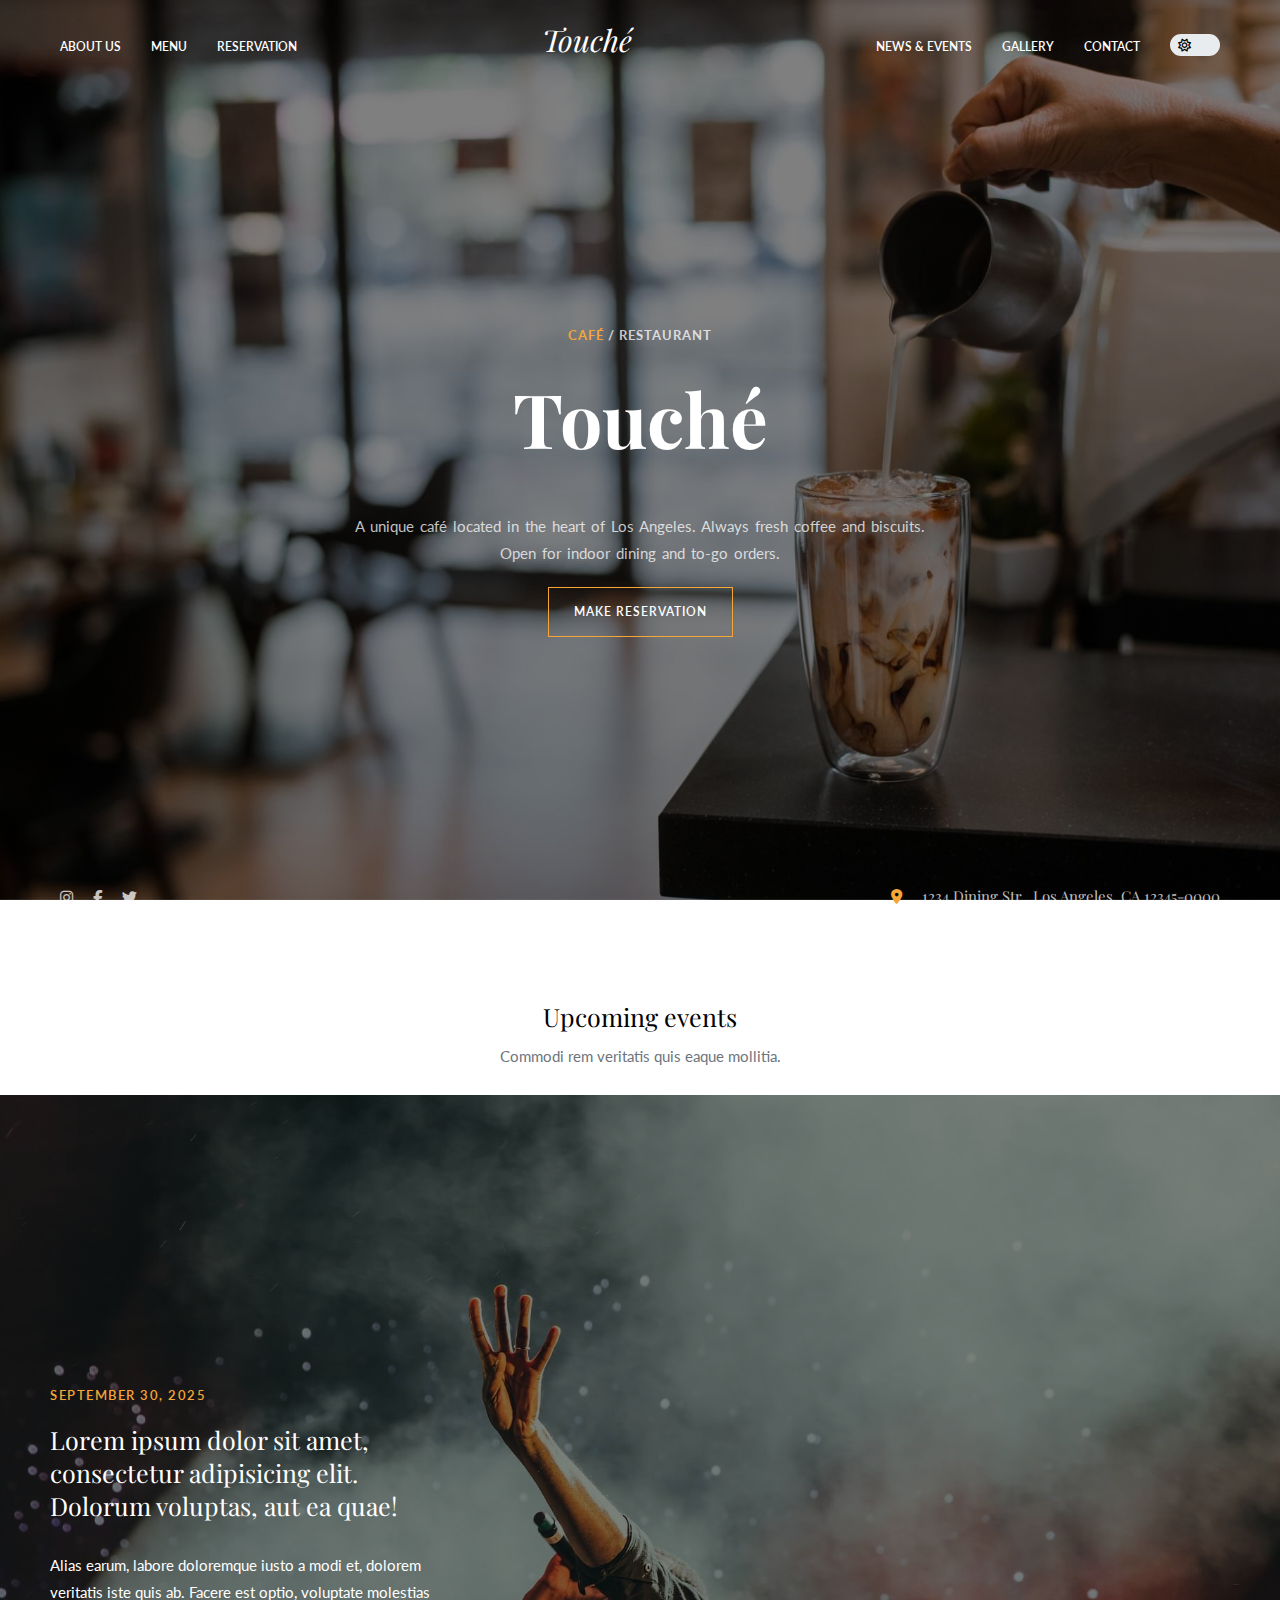
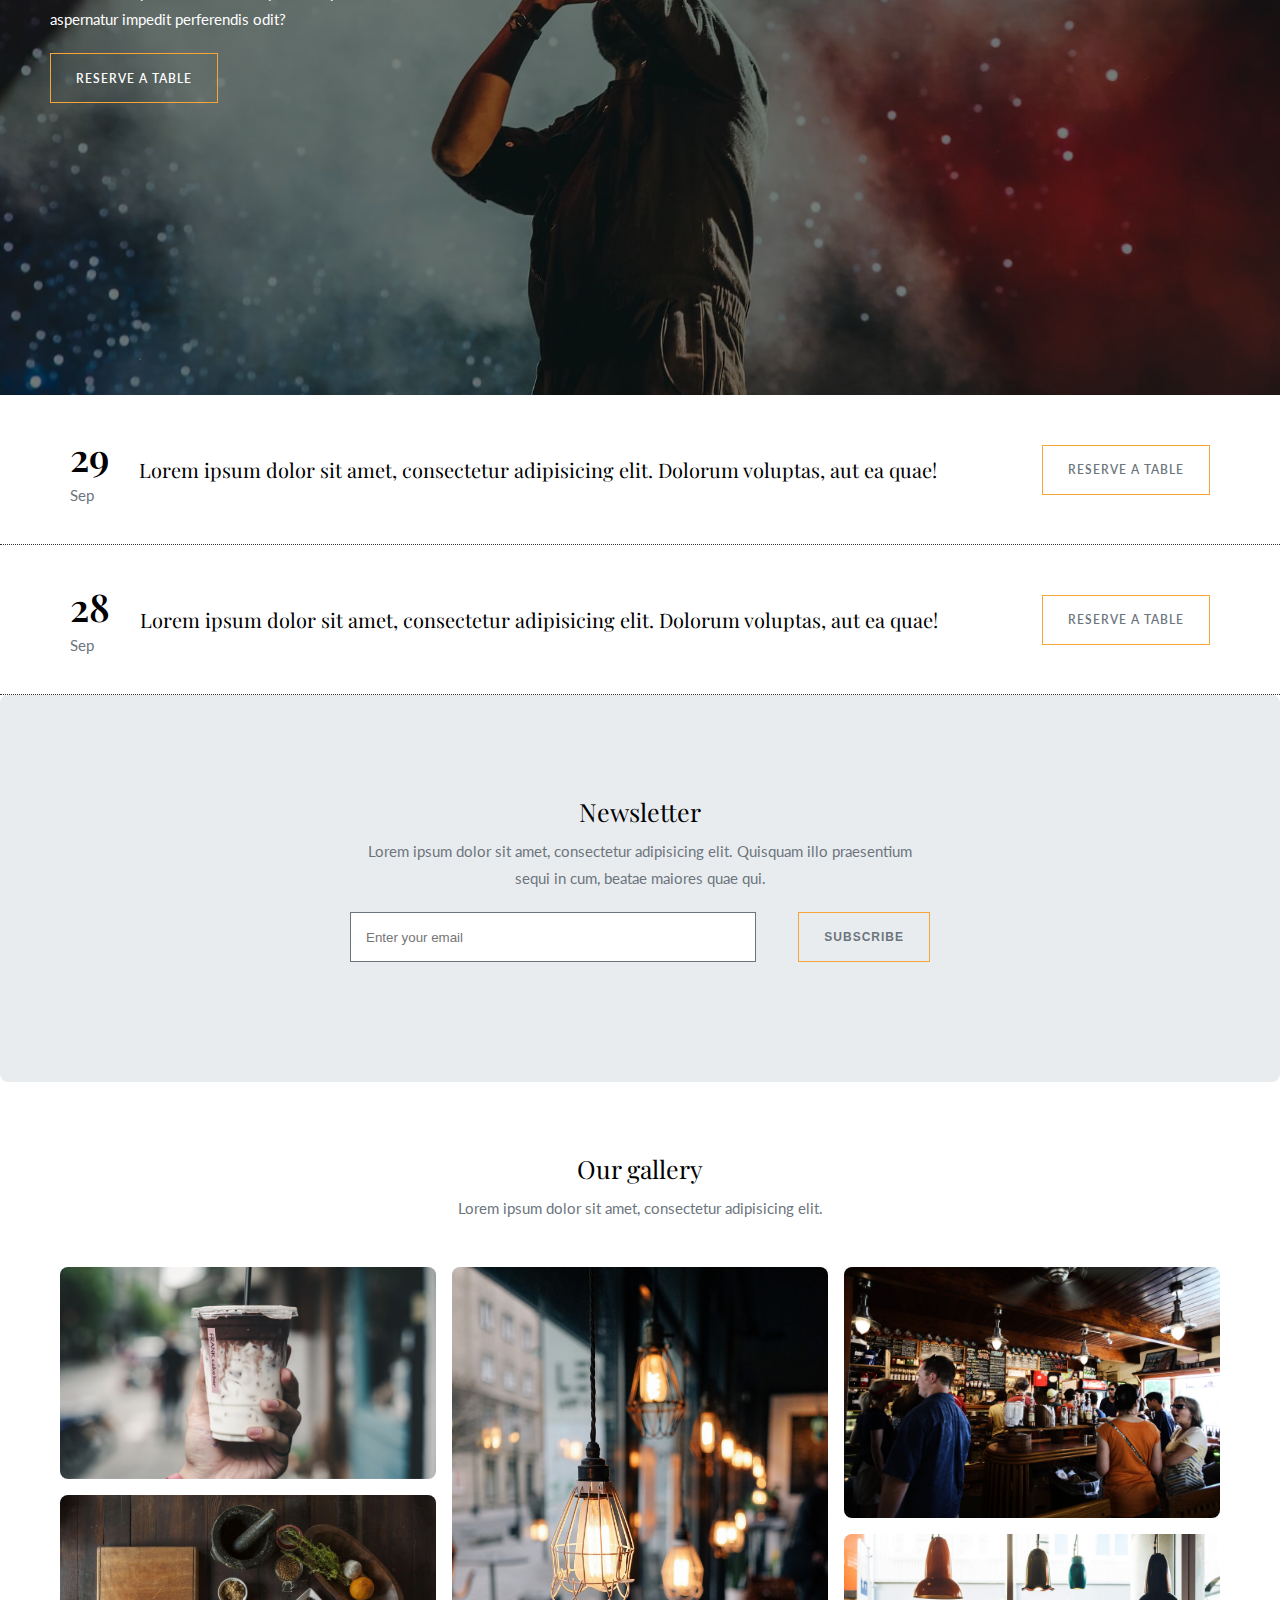
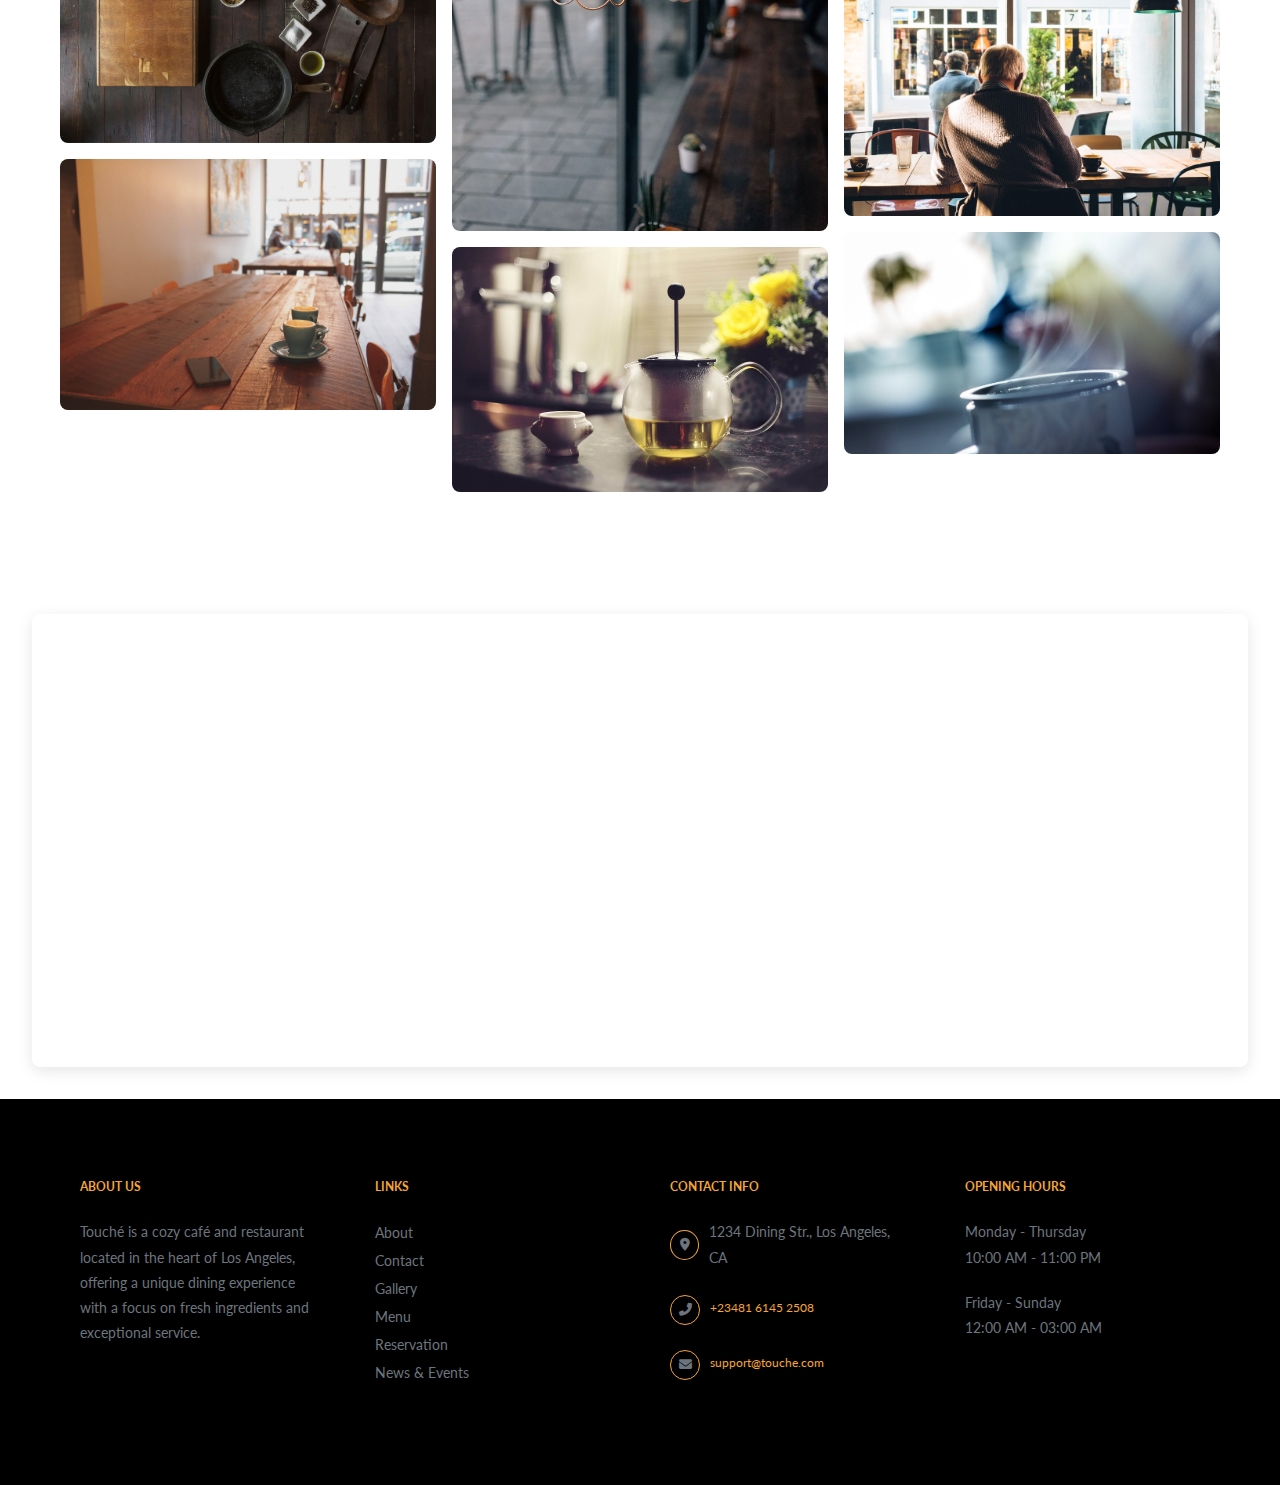
<file: index.html>
<!DOCTYPE html>
<html lang="en">

<head>
    <meta charset="UTF-8">
    <meta name="viewport" content="width=device-width, initial-scale=1.0">
    <title>Touché</title>

    <link rel="stylesheet" href="assets/css/style.css">

    <!-- icons -->
    <link rel="stylesheet" href="https://cdnjs.cloudflare.com/ajax/libs/font-awesome/6.4.0/css/all.min.css">
</head>

<body>

    <input type="checkbox" id="modeToggle" hidden />
    <main class="main-container">
        <section class="hero-container">
            <header class="site-header">
                <div class="container">
                    <nav>
                        <ul>
                            <li><a href="about-us.html">about us</a></li>
                            <li><a href="menu.html">menu</a></li>
                            <li><a href="reservation.html">reservation</a></li>
                        </ul>

                        <a href="index.html" class="logo">
                            <h2>Touché</h2>
                        </a>

                        <ul>
                            <li><a href="events.html">news & events</a></li>
                            <li><a href="gallery.html">gallery</a></li>
                            <li><a href="contact.html">contact</a></li>
                            <li class="theme-toggle">
                                <label for="modeToggle" class="switch"></label>
                            </li>
                        </ul>

                        <span class="menu-toggle">
                            <i class="fa-solid fa-bars"></i>
                        </span>
                    </nav>
                </div>

                <div class="hero-wrapper">
                    <div class="hero-content">
                        <h6><span></span></h6>
                    </div>
                </div>
            </header>

            <div class="hero-content">
                <div class="container">
                    <div class="hero-text">
                        <h5><span>Café</span> / Restaurant</h5>
                        <h1>Touché</h1>
                        <p>
                            A unique café located in the heart of Los Angeles. Always fresh coffee and biscuits. Open
                            for indoor dining and to-go orders.
                        </p>

                        <a href="" class="primary-btn">
                            Make reservation
                        </a>
                    </div>

                    <div class="hero-icons">
                        <div class="icons-container">
                            <a href="https://www.instagram.com/touche.cafe/" target="_blank" rel="noopener noreferrer">
                                <i class="fab fa-instagram"></i>
                            </a>
                            <a href="https://www.facebook.com/touche.cafe" target="_blank" rel="noopener noreferrer">
                                <i class="fab fa-facebook-f"></i>
                            </a>
                            <a href="https://twitter.com/touche_cafe" target="_blank" rel="noopener noreferrer">
                                <i class="fab fa-twitter"></i>
                            </a>
                        </div>

                        <div class="icons-container">
                            <i class="fas fa-map-marker-alt location"></i>
                            <p>1234 Dining Str., Los Angeles, CA 12345-0000</p>
                        </div>
                    </div>
                </div>
            </div>
        </section>

        <!-- upcoming_events -->
        <section class="upcoming_events">
            <div class="heading-container">
                <h2>Upcoming events</h2>
                <p>Commodi rem veritatis quis eaque mollitia.</p>
            </div>

            <div class="event_row">
                <input type="radio" id="event1" checked name="event">
                <label for="event1">
                    <div class="event_content">
                        <div class="date">
                            <h1>30</h1>
                            <p>Sep</p>
                        </div>

                        <h3>
                            Lorem ipsum dolor sit amet, consectetur adipisicing elit. Dolorum voluptas, aut ea quae!
                        </h3>
                    </div>
                    <a href="" class="primary-btn">reserve a table</a>
                </label>

                <div class="top_event top_event_1">
                    <div class="about_event">
                        <em>September 30, 2025</em>
                        <h2>Lorem ipsum dolor sit amet, consectetur adipisicing elit. Dolorum voluptas, aut ea quae!
                        </h2>
                        <p>Alias earum, labore doloremque iusto a modi et, dolorem veritatis iste quis ab. Facere est optio, voluptate molestias aspernatur impedit perferendis odit?</p>
                        <a href="" class="primary-btn">Reserve A table</a>
                    </div>
                </div>
            </div>

            <div class="event_row">
                <input type="radio" id="event2" name="event">
                <label for="event2">
                    <div class="event_content">
                        <div class="date">
                            <h1>29</h1>
                            <p>Sep</p>
                        </div>

                        <h3>
                            Lorem ipsum dolor sit amet, consectetur adipisicing elit. Dolorum voluptas, aut ea quae!
                        </h3>
                    </div>
                    <a href="" class="primary-btn">reserve a table</a>
                </label>

                <div class="top_event top_event_2">
                    <div class="about_event">
                        <em>September 29, 2025</em>
                        <h2>Lorem ipsum dolor sit amet, consectetur adipisicing elit. Dolorum voluptas, aut ea quae!
                        </h2>
                        <p>Alias earum, labore doloremque iusto a modi et, dolorem veritatis iste quis ab. Facere est
                            optio, voluptate molestias aspernatur impedit perferendis odit?</p>
                        <a href="" class="primary-btn">Reserve A table</a>
                    </div>
                </div>
            </div>
            <div class="event_row">
                <input type="radio" id="event3" name="event">
                <label for="event3">
                    <div class="event_content">
                        <div class="date">
                            <h1>28</h1>
                            <p>Sep</p>
                        </div>

                        <h3>
                            Lorem ipsum dolor sit amet, consectetur adipisicing elit. Dolorum voluptas, aut ea quae!
                        </h3>
                    </div>
                    <a href="" class="primary-btn">reserve a table</a>
                </label>

                <div class="top_event top_event_3">
                    <div class="about_event">
                        <em>September 28, 2025</em>
                        <h2>Lorem ipsum dolor sit amet, consectetur adipisicing elit. Dolorum voluptas, aut ea quae!
                        </h2>
                        <p>Alias earum, labore doloremque iusto a modi et, dolorem veritatis iste quis ab. Facere est
                            optio, voluptate molestias aspernatur impedit perferendis odit?</p>
                        <a href="" class="primary-btn">Reserve A table</a>
                    </div>
                </div>
            </div>
            
        </section>
        <!-- upcoming_events end -->

        <!-- newsletter -->
        <section class="newsletter">
            <div class="container">
                <div class="newsletter_content">
                    <h2>Newsletter</h2>
                    <p>
                        Lorem ipsum dolor sit amet, consectetur adipisicing elit. Quisquam illo praesentium sequi in
                        cum, beatae maiores quae qui.
                    </p>

                    <form>
                        <input type="email" placeholder="Enter your email" required>
                        <button type="submit" class="primary-btn">Subscribe</button>
                    </form>
                </div>
            </div>
        </section>
        <!-- newsletter end -->

        <!-- gallery -->
        <section class="gallery">
            <div class="heading-container">
                <h2>Our gallery</h2>
                <p>Lorem ipsum dolor sit amet, consectetur adipisicing elit.</p>
            </div>
            <div class="container">
                <div class="gallery-grid">
                    <img src="assets/imgs/11.jpg" alt="Gallery Image 1">
                    <img src="assets/imgs/15.jpg" alt="Gallery Image 2">
                    <img src="assets/imgs/18.jpg" alt="Gallery Image 3">
                    <img src="assets/imgs/16.jpg" alt="Gallery Image 4">
                    <img src="assets/imgs/12.jpg" alt="Gallery Image 6">
                    <img src="assets/imgs/13.jpg" alt="Gallery Image 5">
                    <img src="assets/imgs/14.jpg" alt="Gallery Image 5">
                    <img src="assets/imgs/17.jpg" alt="Gallery Image 6">
                </div>
            </div>
        </section>
        <!-- gallery end -->

        <!-- map -->
        <section class="map-section">
            <div class="map-container">
                <iframe src="https://www.google.com/maps/embed?pb=!1m18!1m12!1m3!1d3964.335667334348!2d7.500722373439201!3d6.47910192368094!2m3!1f0!2f0!3f0!3m2!1i1024!2i768!4f13.1!3m3!1m2!1s0x1044a37e6ff66567%3A0xd193af9331c16fb7!2sDigital%20Dreams%20ICT%20Academy%20(Nowas%20Training%20Centre)!5e0!3m2!1sen!2sng!4v1756127167512!5m2!1sen!2sng" width="100%" height="450" style="border:0;" allowfullscreen="" loading="lazy" referrerpolicy="no-referrer-when-downgrade"></iframe>
            </div>
        </section>
        <!-- map end -->

        <!-- footer -->
        <footer>
            <div class="container">
                <div class="footer-row">
                    <div class="footer-col">
                        <h3>About Us</h3>
                        <p>
                            Touché is a cozy café and restaurant located in the heart of Los Angeles, offering a unique
                            dining experience with a focus on fresh ingredients and exceptional service.
                        </p>
                    </div>
                    <div class="footer-col">
                        <h3>Links</h3>
                        <ul>
                            <li><a href="">about</a></li>
                            <li><a href="">contact</a></li>
                            <li><a href="">gallery</a></li>
                            <li><a href="">menu</a></li>
                            <li><a href="">reservation</a></li>
                            <li><a href="">news & events</a></li>
                        </ul>
                    </div>
                    <div class="footer-col">
                        <h3>Contact Info</h3>
                        <div>
                            <div class="contact-info">
                                <i class="fas fa-map-marker-alt location"></i>
                                <p>1234 Dining Str., Los Angeles, CA</p>
                            </div>
                            <div class="contact-info">
                                <i class="fas fa-phone-alt"></i>
                                <a href="tel:+2348161452508">+23481 6145 2508</a>
                            </div>
                            <div class="contact-info">
                                <i class="fas fa-envelope"></i>
                                <a href="mailto:support@touche.com">support@touche.com</a>
                            </div>
                        </div>
                    </div>
                    <div class="footer-col">
                        <h3>opening hours</h3>
                        <div class="opening-hours">
                            <p>Monday - Thursday</p>
                            <p>10:00 AM - 11:00 PM</p>
                        </div>
                        <div class="opening-hours">
                            <p>Friday - Sunday</p>
                            <p>12:00 AM - 03:00 AM</p>
                        </div>
                    </div>
                </div>
            </div>
        </footer>
        <!-- footer end -->
    </main>

    <script>
        // Theme Toggle Functionality (no dark-mode class)
        document.addEventListener('DOMContentLoaded', function () {
            const modeToggle = document.getElementById('modeToggle');
            // Check for saved theme preference
            const savedTheme = localStorage.getItem('theme');
            if (savedTheme) {
                if (savedTheme === 'dark') {
                    document.documentElement.setAttribute('data-theme', 'dark');
                    modeToggle.checked = true;
                } else {
                    document.documentElement.setAttribute('data-theme', 'light');
                    modeToggle.checked = false;
                }
            } else {
                // No saved theme: use system preference
                if (window.matchMedia('(prefers-color-scheme: dark)').matches) {
                    document.documentElement.setAttribute('data-theme', 'dark');
                    modeToggle.checked = true;
                } else {
                    document.documentElement.setAttribute('data-theme', 'light');
                    modeToggle.checked = false;
                }
            }

            // Handle toggle change
            modeToggle.addEventListener('change', function () {
                if (this.checked) {
                    document.documentElement.setAttribute('data-theme', 'dark');
                    localStorage.setItem('theme', 'dark');
                } else {
                    document.documentElement.setAttribute('data-theme', 'light');
                    localStorage.setItem('theme', 'light');
                }
            });

            // Listen for system theme changes
            window.matchMedia('(prefers-color-scheme: dark)').addEventListener('change', e => {
                if (!localStorage.getItem('theme')) {
                    if (e.matches) {
                        document.documentElement.setAttribute('data-theme', 'dark');
                        modeToggle.checked = true;
                    } else {
                        document.documentElement.setAttribute('data-theme', 'light');
                        modeToggle.checked = false;
                    }
                }
            });
        });

        // Scroll Header Functionality & force white text at top
        window.addEventListener('scroll', () => {
            const header = document.querySelector('.site-header');
            const headerLinks = header.querySelectorAll('a, a.logo h2, nav ul li a');
            if (window.scrollY > 50) {
                header.classList.add('scrolled');
                // Remove inline color to restore theme-based color
                headerLinks.forEach(el => el.style.color = '');
            } else {
                header.classList.remove('scrolled');
                // Force white color for all header text
                headerLinks.forEach(el => el.style.color = '#fff');
            }
        });
    </script>

</body>

</html>
</file>
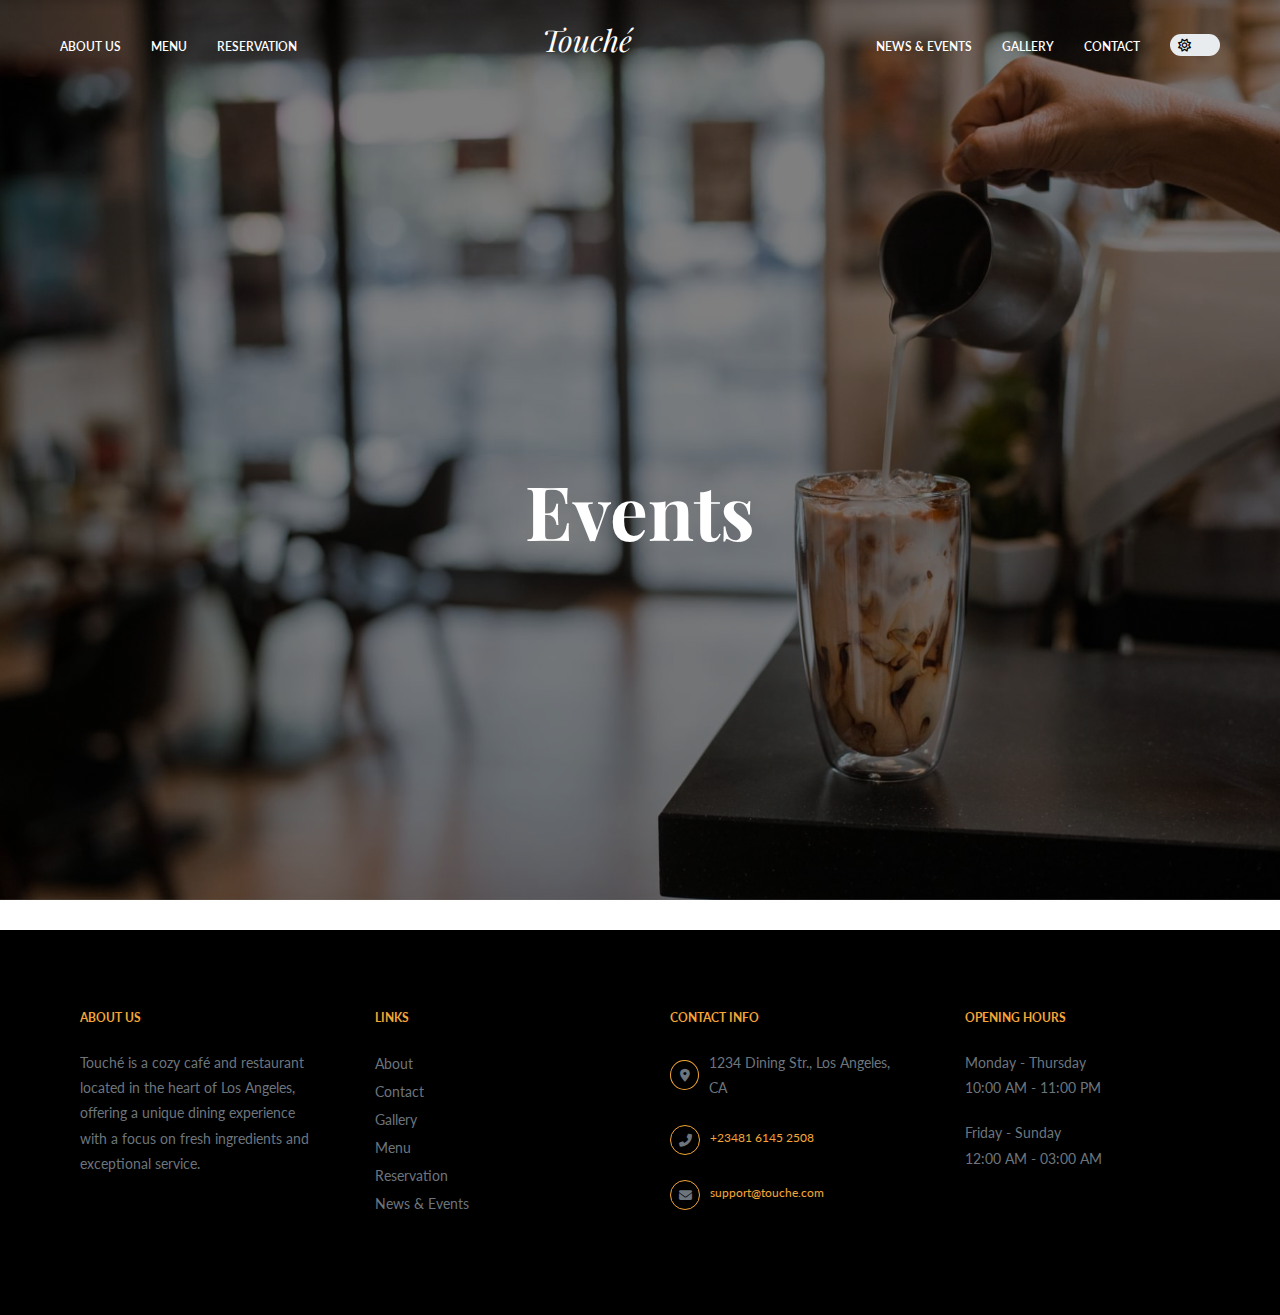
<file: events.html>
<!DOCTYPE html>
<html lang="en">

<head>
    <meta charset="UTF-8">
    <meta name="viewport" content="width=device-width, initial-scale=1.0">
    <title>Touché</title>

    <link rel="stylesheet" href="assets/css/style.css">

    <!-- icons -->
    <link rel="stylesheet" href="https://cdnjs.cloudflare.com/ajax/libs/font-awesome/6.4.0/css/all.min.css">
</head>

<body>
    <input type="checkbox" id="modeToggle" hidden />
    <main class="main-container">
        <section class="hero-container">
            <header class="site-header">
                <div class="container">
                    <nav>
                        <ul>
                            <li><a href="about-us.html">about us</a></li>
                            <li><a href="menu.html">menu</a></li>
                            <li><a href="reservation.html">reservation</a></li>
                        </ul>

                        <a href="index.html" class="logo">
                            <h2>Touché</h2>
                        </a>

                        <ul>
                            <li><a href="news-events.html">news & events</a></li>
                            <li><a href="gallery.html">gallery</a></li>
                            <li><a href="contact.html">contact</a></li>
                            <li class="theme-toggle">
                                <label for="modeToggle" class="switch"></label>
                            </li>
                        </ul>
                    </nav>
                </div>

                <div class="hero-wrapper">
                    <div class="hero-content">
                        <h6><span></span></h6>
                    </div>
                </div>
            </header>

            <div class="hero-content">
               <div class="container">
                    <div class="hero-text">
                        <h1>Events</h1>
                    </div>
               </div>
            </div>
        </section>

        <footer>
            <div class="container">
                <div class="footer-row">
                    <div class="footer-col">
                        <h3>About Us</h3>
                        <p>
                            Touché is a cozy café and restaurant located in the heart of Los Angeles, offering a unique dining experience with a focus on fresh ingredients and exceptional service.   
                        </p>
                    </div>
                    <div class="footer-col">
                        <h3>Links</h3>
                        <ul>
                            <li><a href="">about</a></li>
                            <li><a href="">contact</a></li>
                            <li><a href="">gallery</a></li>
                            <li><a href="">menu</a></li>
                            <li><a href="">reservation</a></li>
                            <li><a href="">news & events</a></li>
                        </ul>
                    </div>
                    <div class="footer-col">
                        <h3>Contact Info</h3>
                        <div>
                            <div class="contact-info">
                                <i class="fas fa-map-marker-alt location"></i>
                                <p>1234 Dining Str., Los Angeles, CA</p>
                            </div>
                            <div class="contact-info">
                                <i class="fas fa-phone-alt"></i>
                                <a href="tel:+2348161452508">+23481 6145 2508</a>
                            </div>
                            <div class="contact-info">
                                <i class="fas fa-envelope"></i>
                                <a href="mailto:support@touche.com">support@touche.com</a>
                            </div>
                        </div>
                    </div>
                    <div class="footer-col">
                        <h3>opening hours</h3>
                        <div class="opening-hours">
                            <p>Monday - Thursday</p>
                            <p>10:00 AM - 11:00 PM</p>
                        </div>
                        <div class="opening-hours">
                            <p>Friday - Sunday</p>
                            <p>12:00 AM - 03:00 AM</p>
                        </div>
                    </div>
                </div>
            </div>
        </footer>
    </main>

    <script>
        // Theme Toggle Functionality (no dark-mode class)
        document.addEventListener('DOMContentLoaded', function () {
            const modeToggle = document.getElementById('modeToggle');
            // Check for saved theme preference
            const savedTheme = localStorage.getItem('theme');
            if (savedTheme) {
                if (savedTheme === 'dark') {
                    document.documentElement.setAttribute('data-theme', 'dark');
                    modeToggle.checked = true;
                } else {
                    document.documentElement.setAttribute('data-theme', 'light');
                    modeToggle.checked = false;
                }
            } else {
                // No saved theme: use system preference
                if (window.matchMedia('(prefers-color-scheme: dark)').matches) {
                    document.documentElement.setAttribute('data-theme', 'dark');
                    modeToggle.checked = true;
                } else {
                    document.documentElement.setAttribute('data-theme', 'light');
                    modeToggle.checked = false;
                }
            }

            // Handle toggle change
            modeToggle.addEventListener('change', function () {
                if (this.checked) {
                    document.documentElement.setAttribute('data-theme', 'dark');
                    localStorage.setItem('theme', 'dark');
                } else {
                    document.documentElement.setAttribute('data-theme', 'light');
                    localStorage.setItem('theme', 'light');
                }
            });

            // Listen for system theme changes
            window.matchMedia('(prefers-color-scheme: dark)').addEventListener('change', e => {
                if (!localStorage.getItem('theme')) {
                    if (e.matches) {
                        document.documentElement.setAttribute('data-theme', 'dark');
                        modeToggle.checked = true;
                    } else {
                        document.documentElement.setAttribute('data-theme', 'light');
                        modeToggle.checked = false;
                    }
                }
            });
        });

        // Scroll Header Functionality & force white text at top
        window.addEventListener('scroll', () => {
            const header = document.querySelector('.site-header');
            const headerLinks = header.querySelectorAll('a, a.logo h2, nav ul li a');
            if (window.scrollY > 50) {
                header.classList.add('scrolled');
                // Remove inline color to restore theme-based color
                headerLinks.forEach(el => el.style.color = '');
            } else {
                header.classList.remove('scrolled');
                // Force white color for all header text
                headerLinks.forEach(el => el.style.color = '#fff');
            }
        });
    </script>

</body>

</html>
</file>
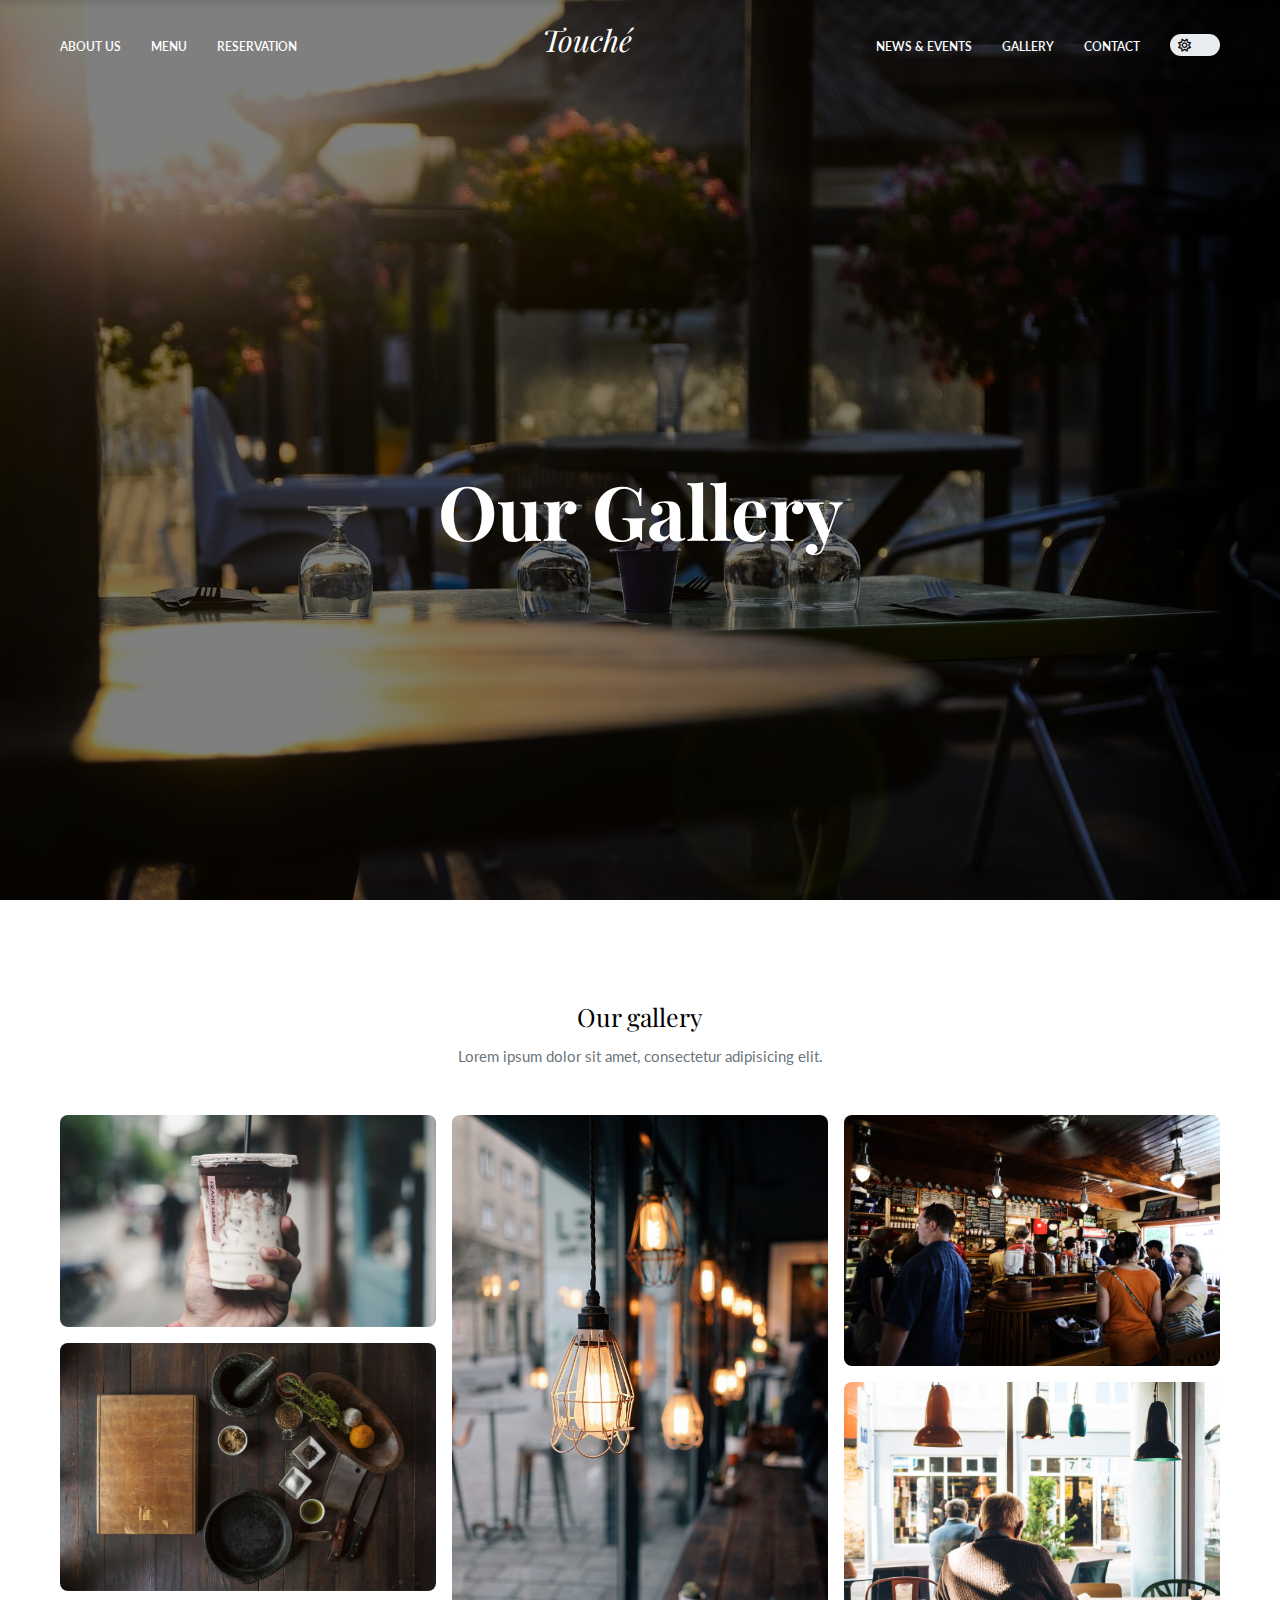
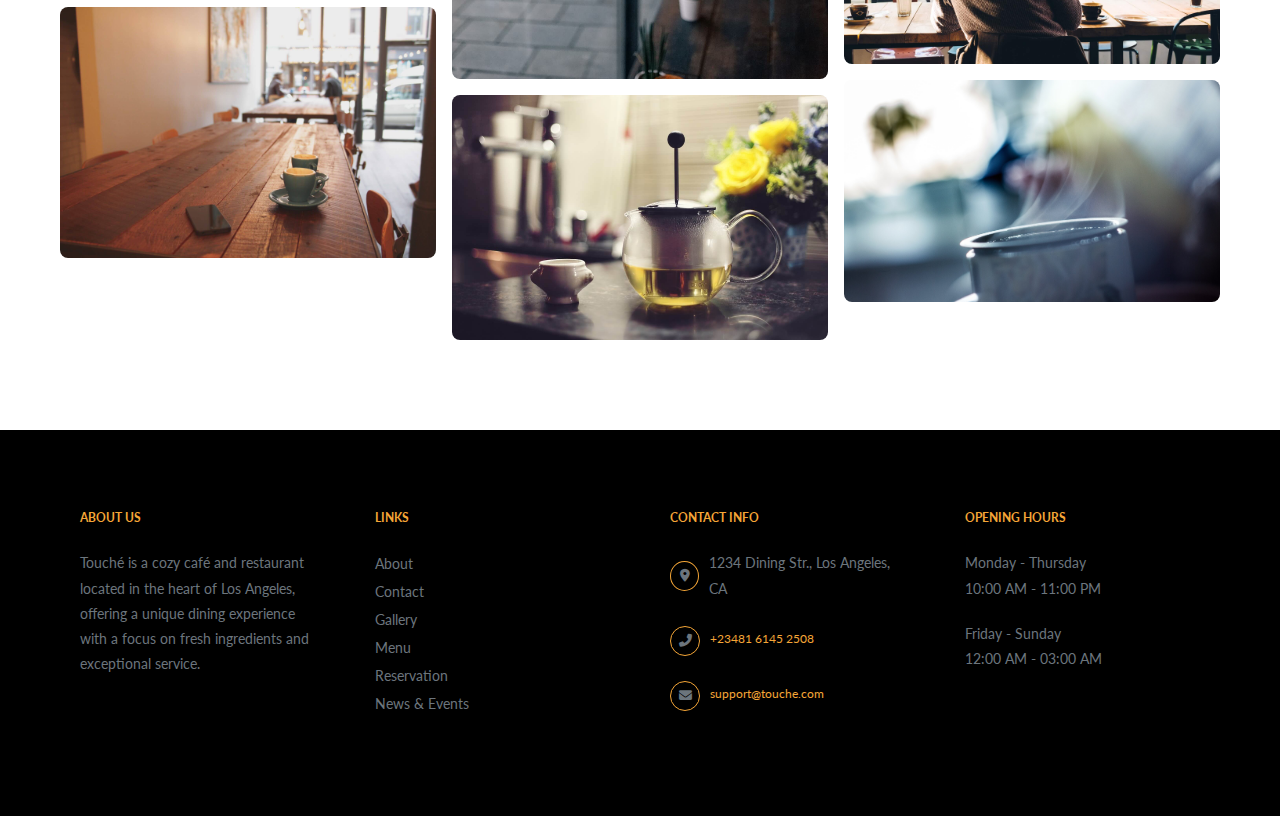
<file: gallery.html>
<!DOCTYPE html>
<html lang="en">

<head>
    <meta charset="UTF-8">
    <meta name="viewport" content="width=device-width, initial-scale=1.0">
    <title>Touché</title>

    <link rel="stylesheet" href="assets/css/style.css">
    <link rel="stylesheet" href="assets/css/gallery.css">

    <!-- icons -->
    <link rel="stylesheet" href="https://cdnjs.cloudflare.com/ajax/libs/font-awesome/6.4.0/css/all.min.css">
</head>

<body>

    <input type="checkbox" id="modeToggle" hidden />
    <main class="main-container">
        <section class="hero-container gallery-hero">
            <!-- header -->
            <header class="site-header">
                <div class="container">
                    <nav>
                        <ul>
                            <li><a href="about-us.html">about us</a></li>
                            <li><a href="menu.html">menu</a></li>
                            <li><a href="reservation.html">reservation</a></li>
                        </ul>

                        <a href="index.html" class="logo">
                            <h2>Touché</h2>
                        </a>

                        <ul>
                            <li><a href="events.html">news & events</a></li>
                            <li><a href="gallery.html">gallery</a></li>
                            <li><a href="contact.html">contact</a></li>
                            <li class="theme-toggle">
                                <label for="modeToggle" class="switch"></label>
                            </li>
                        </ul>

                        <span class="menu-toggle">
                            <i class="fa-solid fa-bars"></i>
                        </span>
                    </nav>
                </div>

                <div class="hero-wrapper">
                    <div class="hero-content">
                        <h6><span></span></h6>
                    </div>
                </div>
            </header>
            <!-- header end -->
            <div class="hero-content">
               <div class="container">
                    <div class="hero-text">
                        <h1>Our Gallery</h1>
                    </div>
               </div>
            </div>
        </section>

        <!-- gallery -->
        <section class="gallery">
            <div class="heading-container">
                <h2>Our gallery</h2>
                <p>Lorem ipsum dolor sit amet, consectetur adipisicing elit.</p>
            </div>
            <div class="container">
                <div class="gallery-grid">
                    <img src="assets/imgs/11.jpg" alt="Gallery Image 1">
                    <img src="assets/imgs/15.jpg" alt="Gallery Image 2">
                    <img src="assets/imgs/18.jpg" alt="Gallery Image 3">
                    <img src="assets/imgs/16.jpg" alt="Gallery Image 4">
                    <img src="assets/imgs/12.jpg" alt="Gallery Image 6">
                    <img src="assets/imgs/13.jpg" alt="Gallery Image 5">
                    <img src="assets/imgs/14.jpg" alt="Gallery Image 5">
                    <img src="assets/imgs/17.jpg" alt="Gallery Image 6">
                </div>
            </div>
        </section>
        <!-- gallery end -->

        <!-- footer -->
        <footer>
            <div class="container">
                <div class="footer-row">
                    <div class="footer-col">
                        <h3>About Us</h3>
                        <p>
                            Touché is a cozy café and restaurant located in the heart of Los Angeles, offering a unique dining experience with a focus on fresh ingredients and exceptional service.   
                        </p>
                    </div>
                    <div class="footer-col">
                        <h3>Links</h3>
                        <ul>
                            <li><a href="">about</a></li>
                            <li><a href="">contact</a></li>
                            <li><a href="">gallery</a></li>
                            <li><a href="">menu</a></li>
                            <li><a href="">reservation</a></li>
                            <li><a href="">news & events</a></li>
                        </ul>
                    </div>
                    <div class="footer-col">
                        <h3>Contact Info</h3>
                        <div>
                            <div class="contact-info">
                                <i class="fas fa-map-marker-alt location"></i>
                                <p>1234 Dining Str., Los Angeles, CA</p>
                            </div>
                            <div class="contact-info">
                                <i class="fas fa-phone-alt"></i>
                                <a href="tel:+2348161452508">+23481 6145 2508</a>
                            </div>
                            <div class="contact-info">
                                <i class="fas fa-envelope"></i>
                                <a href="mailto:support@touche.com">support@touche.com</a>
                            </div>
                        </div>
                    </div>
                    <div class="footer-col">
                        <h3>opening hours</h3>
                        <div class="opening-hours">
                            <p>Monday - Thursday</p>
                            <p>10:00 AM - 11:00 PM</p>
                        </div>
                        <div class="opening-hours">
                            <p>Friday - Sunday</p>
                            <p>12:00 AM - 03:00 AM</p>
                        </div>
                    </div>
                </div>
            </div>
        </footer>
        <!-- footer end -->
    </main>

    <script>
        // Theme Toggle Functionality (no dark-mode class)
        document.addEventListener('DOMContentLoaded', function () {
            const modeToggle = document.getElementById('modeToggle');
            // Check for saved theme preference
            const savedTheme = localStorage.getItem('theme');
            if (savedTheme) {
                if (savedTheme === 'dark') {
                    document.documentElement.setAttribute('data-theme', 'dark');
                    modeToggle.checked = true;
                } else {
                    document.documentElement.setAttribute('data-theme', 'light');
                    modeToggle.checked = false;
                }
            } else {
                // No saved theme: use system preference
                if (window.matchMedia('(prefers-color-scheme: dark)').matches) {
                    document.documentElement.setAttribute('data-theme', 'dark');
                    modeToggle.checked = true;
                } else {
                    document.documentElement.setAttribute('data-theme', 'light');
                    modeToggle.checked = false;
                }
            }

            // Handle toggle change
            modeToggle.addEventListener('change', function () {
                if (this.checked) {
                    document.documentElement.setAttribute('data-theme', 'dark');
                    localStorage.setItem('theme', 'dark');
                } else {
                    document.documentElement.setAttribute('data-theme', 'light');
                    localStorage.setItem('theme', 'light');
                }
            });

            // Listen for system theme changes
            window.matchMedia('(prefers-color-scheme: dark)').addEventListener('change', e => {
                if (!localStorage.getItem('theme')) {
                    if (e.matches) {
                        document.documentElement.setAttribute('data-theme', 'dark');
                        modeToggle.checked = true;
                    } else {
                        document.documentElement.setAttribute('data-theme', 'light');
                        modeToggle.checked = false;
                    }
                }
            });
        });

        // Scroll Header Functionality & force white text at top
        window.addEventListener('scroll', () => {
            const header = document.querySelector('.site-header');
            const headerLinks = header.querySelectorAll('a, a.logo h2, nav ul li a');
            if (window.scrollY > 50) {
                header.classList.add('scrolled');
                // Remove inline color to restore theme-based color
                headerLinks.forEach(el => el.style.color = '');
            } else {
                header.classList.remove('scrolled');
                // Force white color for all header text
                headerLinks.forEach(el => el.style.color = '#fff');
            }
        });
    </script>

</body>

</html>
</file>
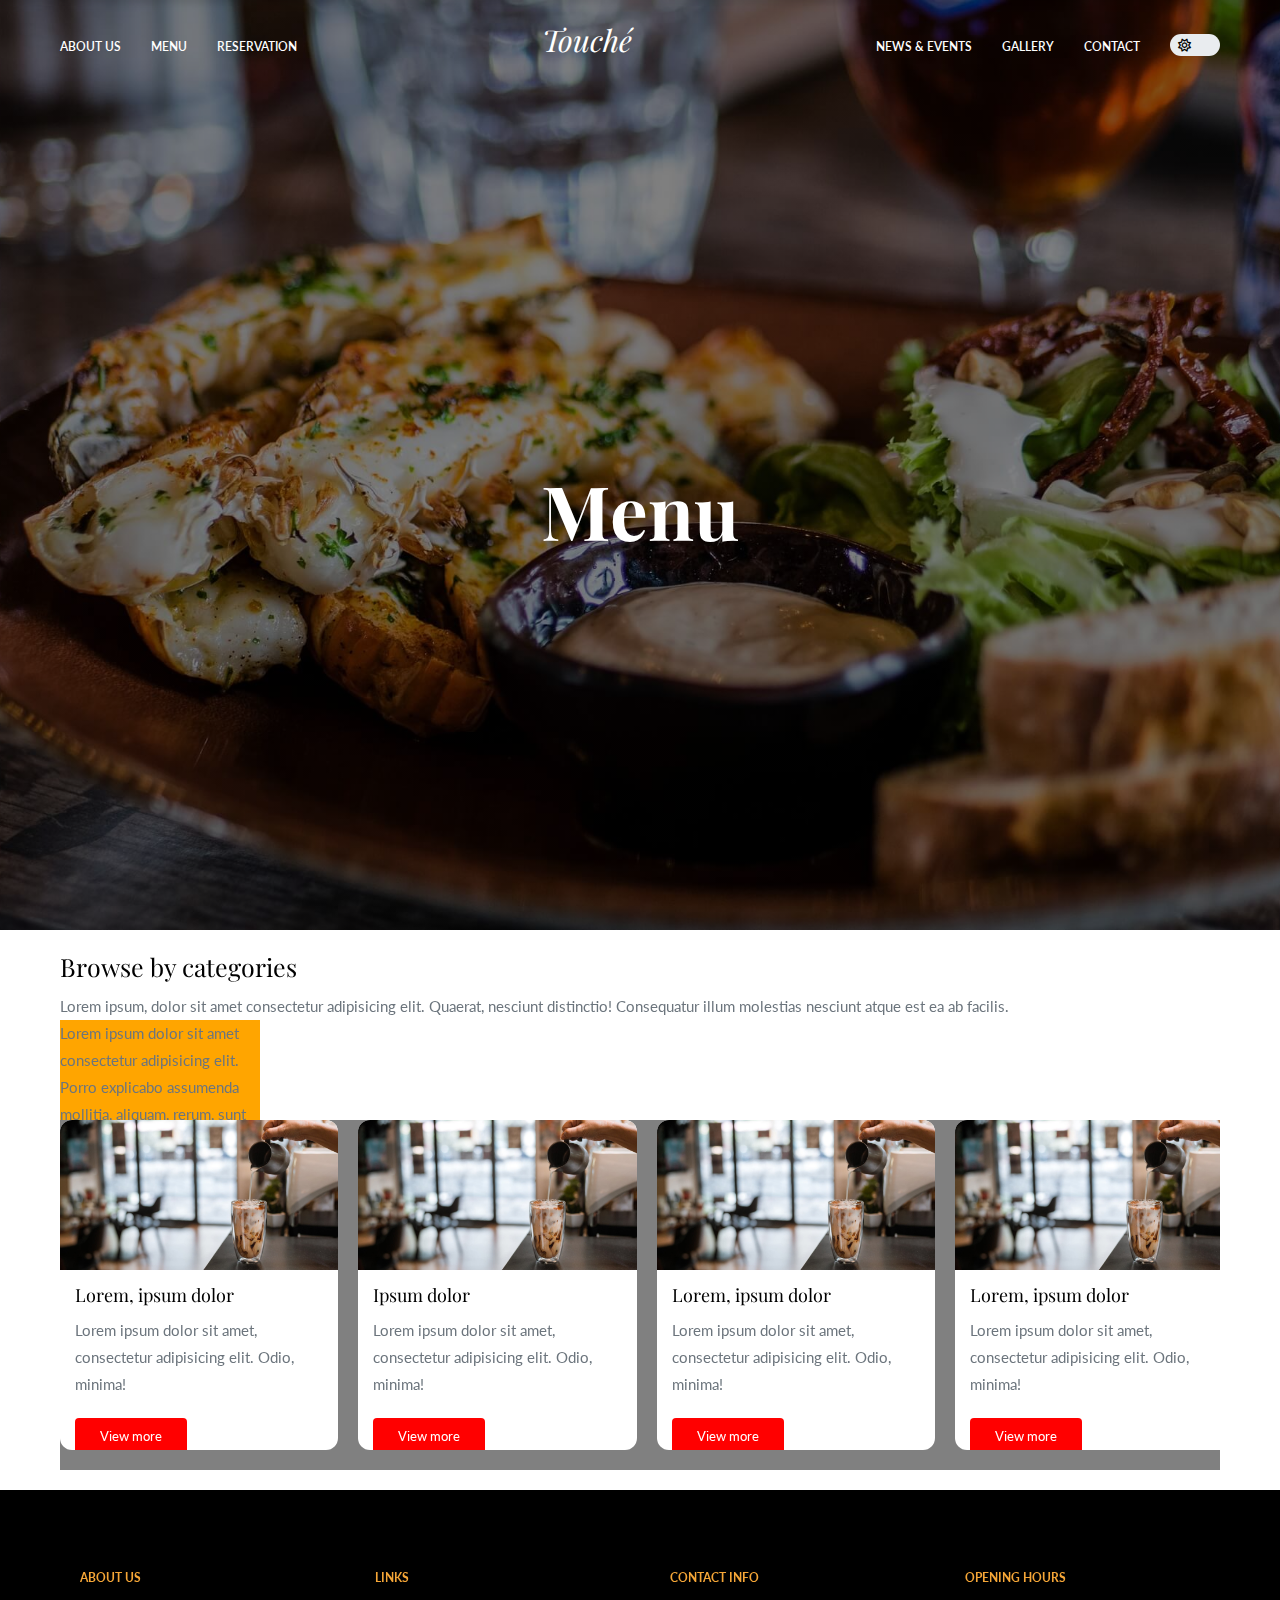
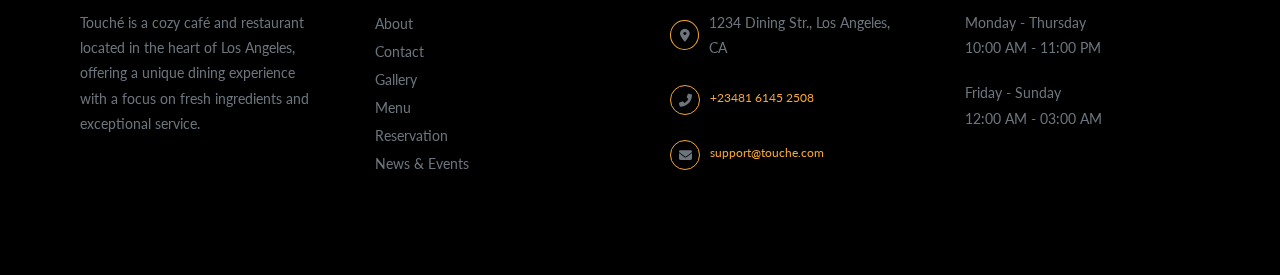
<file: menu.html>
<!DOCTYPE html>
<html lang="en">

<head>
    <meta charset="UTF-8">
    <meta name="viewport" content="width=device-width, initial-scale=1.0">
    <title>Touché</title>

    <link rel="stylesheet" href="assets/css/style.css">
    <link rel="stylesheet" href="assets/css/menu.css">

    <!-- icons -->
    <link rel="stylesheet" href="https://cdnjs.cloudflare.com/ajax/libs/font-awesome/6.4.0/css/all.min.css">
</head>

<body>

    <input type="checkbox" id="modeToggle" hidden />
    <main class="main-container">
        <section class="hero-container menu-banner">
            <header class="site-header">
                <div class="container">
                    <nav>
                        <ul>
                            <li><a href="about-us.html">about us</a></li>
                            <li><a href="menu.html">menu</a></li>
                            <li><a href="reservation.html">reservation</a></li>
                        </ul>

                        <a href="index.html" class="logo">
                            <h2>Touché</h2>
                        </a>

                        <ul>
                            <li><a href="events.html">news & events</a></li>
                            <li><a href="gallery.html">gallery</a></li>
                            <li><a href="contact.html">contact</a></li>
                            <li class="theme-toggle">
                                <label for="modeToggle" class="switch"></label>
                            </li>
                        </ul>
                    </nav>
                </div>

                <div class="hero-wrapper">
                    <div class="hero-content">
                        <h6><span></span></h6>
                    </div>
                </div>
            </header>

            <div class="hero-content">
                <div class="container">
                    <div class="hero-text">
                        <h1>Menu</h1>
                    </div>
                </div>
            </div>
        </section>

        <section class="categories">
            <div class="container">
                <h2>Browse by categories</h2>
                <p>Lorem ipsum, dolor sit amet consectetur adipisicing elit. Quaerat, nesciunt distinctio! Consequatur
                    illum molestias nesciunt atque est ea ab facilis.</p>

                <div class="box">
                    <p>
                        Lorem ipsum dolor sit amet consectetur adipisicing elit. Porro explicabo assumenda mollitia,
                        aliquam, rerum, sunt aspernatur vero perferendis dolorem nobis sit! Optio quia corporis
                        consectetur, nostrum doloremque necessitatibus maiores saepe eius quasi id dicta blanditiis
                        porro velit eos ipsa! Adipisci quaerat iure commodi, facilis reiciendis ab autem. Quis laborum
                        incidunt officiis, optio deleniti quas esse? Recusandae laborum quibusdam assumenda in
                        voluptatum quod eos, quae necessitatibus doloremque exercitationem autem, expedita enim
                        voluptatem molestiae cumque quia laudantium dignissimos odit? Eum a molestiae non quis! In
                        repudiandae blanditiis commodi natus omnis explicabo consectetur maxime eius officia quaerat
                        error, ad consequuntur non iste minima quae necessitatibus! Quaerat, architecto? Voluptas nulla
                        error quas officia, vero laborum perferendis libero ipsum maiores placeat beatae voluptates
                        veniam reiciendis excepturi quidem voluptate tempora, voluptatum blanditiis. Quas, soluta magni
                        adipisci eum recusandae ut odio voluptatem eligendi minima nemo fuga consectetur dignissimos
                        illo iusto, deleniti maxime sed dolores sunt dolore? Nulla impedit consectetur ex, fugit et
                        mollitia unde ducimus enim possimus quasi dolorum placeat id, magnam iusto neque modi nisi
                        praesentium eveniet voluptatum obcaecati aspernatur laudantium delectus reprehenderit aliquid?
                        Ex, porro. Ad rerum similique autem. Quod ducimus veniam deserunt culpa velit dicta ex, ab
                        excepturi cupiditate consequuntur reprehenderit enim libero minima!
                    </p>

                    <div class="shop"></div>
                </div>

                <div class="cards-wrapper">
                    <div class="cards-container">
                        <div class="card">
                            <img src="assets/imgs/1.jpg" alt="">

                            <div class="card-content">
                                <h2 class="title">Lorem, ipsum dolor</h2>
                                <p class="desc">Lorem ipsum dolor sit amet, consectetur adipisicing elit. Odio, minima!
                                </p>
                                <a href="link.html" class="view-btn">View more</a>
                            </div>
                        </div>
                        <div class="card card2">
                            <img src="assets/imgs/1.jpg" alt="">

                            <div class="card-content">
                                <h2 class="title">Ipsum dolor</h2>
                                <p class="desc">Lorem ipsum dolor sit amet, consectetur adipisicing elit. Odio, minima!
                                </p>
                                <a href="link.html" class="view-btn">View more</a>
                            </div>
                        </div>
                        <div class="card">
                            <img src="assets/imgs/1.jpg" alt="">

                            <div class="card-content">
                                <h2 class="title">Lorem, ipsum dolor</h2>
                                <p class="desc">Lorem ipsum dolor sit amet, consectetur adipisicing elit. Odio, minima!
                                </p>
                                <a href="link.html" class="view-btn">View more</a>
                            </div>
                        </div>
                        <div class="card">
                            <img src="assets/imgs/1.jpg" alt="">

                            <div class="card-content">
                                <h2 class="title">Lorem, ipsum dolor</h2>
                                <p class="desc">Lorem ipsum dolor sit amet, consectetur adipisicing elit. Odio, minima!
                                </p>
                                <a href="link.html" class="view-btn">View more</a>
                            </div>
                        </div>
                        <div class="card">
                            <img src="assets/imgs/1.jpg" alt="">

                            <div class="card-content">
                                <h2 class="title">Lorem, ipsum dolor</h2>
                                <p class="desc">Lorem ipsum dolor sit amet, consectetur adipisicing elit. Odio, minima!
                                </p>
                                <a href="link.html" class="view-btn">View more</a>
                            </div>
                        </div>
                        <div class="card">
                            <img src="assets/imgs/1.jpg" alt="">

                            <div class="card-content">
                                <h2 class="title">Lorem, ipsum dolor</h2>
                                <p class="desc">Lorem ipsum dolor sit amet, consectetur adipisicing elit. Odio, minima!
                                </p>
                                <a href="link.html" class="view-btn">View more</a>
                            </div>
                        </div>
                        <div class="card">
                            <img src="assets/imgs/1.jpg" alt="">

                            <div class="card-content">
                                <h2 class="title">Lorem, ipsum dolor</h2>
                                <p class="desc">Lorem ipsum dolor sit amet, consectetur adipisicing elit. Odio, minima!
                                </p>
                                <a href="link.html" class="view-btn">View more</a>
                            </div>
                        </div>
                        <div class="card">
                            <img src="assets/imgs/1.jpg" alt="">

                            <div class="card-content">
                                <h2 class="title">Lorem, ipsum dolor</h2>
                                <p class="desc">Lorem ipsum dolor sit amet, consectetur adipisicing elit. Odio, minima!
                                </p>
                                <a href="link.html" class="view-btn">View more</a>
                            </div>
                        </div>
                        <div class="card">
                            <img src="assets/imgs/1.jpg" alt="">

                            <div class="card-content">
                                <h2 class="title">Lorem, ipsum dolor</h2>
                                <p class="desc">Lorem ipsum dolor sit amet, consectetur adipisicing elit. Odio, minima!
                                </p>
                                <a href="link.html" class="view-btn">View more</a>
                            </div>
                        </div>
                    </div>
                </div>
            </div>
        </section>

        <footer>
            <div class="container">
                <div class="footer-row">
                    <div class="footer-col">
                        <h3>About Us</h3>
                        <p>
                            Touché is a cozy café and restaurant located in the heart of Los Angeles, offering a unique
                            dining experience with a focus on fresh ingredients and exceptional service.
                        </p>
                    </div>
                    <div class="footer-col">
                        <h3>Links</h3>
                        <ul>
                            <li><a href="">about</a></li>
                            <li><a href="">contact</a></li>
                            <li><a href="">gallery</a></li>
                            <li><a href="">menu</a></li>
                            <li><a href="">reservation</a></li>
                            <li><a href="">news & events</a></li>
                        </ul>
                    </div>
                    <div class="footer-col">
                        <h3>Contact Info</h3>
                        <div>
                            <div class="contact-info">
                                <i class="fas fa-map-marker-alt location"></i>
                                <p>1234 Dining Str., Los Angeles, CA</p>
                            </div>
                            <div class="contact-info">
                                <i class="fas fa-phone-alt"></i>
                                <a href="tel:+2348161452508">+23481 6145 2508</a>
                            </div>
                            <div class="contact-info">
                                <i class="fas fa-envelope"></i>
                                <a href="mailto:support@touche.com">support@touche.com</a>
                            </div>
                        </div>
                    </div>
                    <div class="footer-col">
                        <h3>opening hours</h3>
                        <div class="opening-hours">
                            <p>Monday - Thursday</p>
                            <p>10:00 AM - 11:00 PM</p>
                        </div>
                        <div class="opening-hours">
                            <p>Friday - Sunday</p>
                            <p>12:00 AM - 03:00 AM</p>
                        </div>
                    </div>
                </div>
            </div>
        </footer>
    </main>

    <script>
        // Theme Toggle Functionality (no dark-mode class)
        document.addEventListener('DOMContentLoaded', function () {
            const modeToggle = document.getElementById('modeToggle');
            // Check for saved theme preference
            const savedTheme = localStorage.getItem('theme');
            if (savedTheme) {
                if (savedTheme === 'dark') {
                    document.documentElement.setAttribute('data-theme', 'dark');
                    modeToggle.checked = true;
                } else {
                    document.documentElement.setAttribute('data-theme', 'light');
                    modeToggle.checked = false;
                }
            } else {
                // No saved theme: use system preference
                if (window.matchMedia('(prefers-color-scheme: dark)').matches) {
                    document.documentElement.setAttribute('data-theme', 'dark');
                    modeToggle.checked = true;
                } else {
                    document.documentElement.setAttribute('data-theme', 'light');
                    modeToggle.checked = false;
                }
            }

            // Handle toggle change
            modeToggle.addEventListener('change', function () {
                if (this.checked) {
                    document.documentElement.setAttribute('data-theme', 'dark');
                    localStorage.setItem('theme', 'dark');
                } else {
                    document.documentElement.setAttribute('data-theme', 'light');
                    localStorage.setItem('theme', 'light');
                }
            });

            // Listen for system theme changes
            window.matchMedia('(prefers-color-scheme: dark)').addEventListener('change', e => {
                if (!localStorage.getItem('theme')) {
                    if (e.matches) {
                        document.documentElement.setAttribute('data-theme', 'dark');
                        modeToggle.checked = true;
                    } else {
                        document.documentElement.setAttribute('data-theme', 'light');
                        modeToggle.checked = false;
                    }
                }
            });
        });

        // Scroll Header Functionality & force white text at top
        window.addEventListener('scroll', () => {
            const header = document.querySelector('.site-header');
            const headerLinks = header.querySelectorAll('a, a.logo h2, nav ul li a');
            if (window.scrollY > 50) {
                header.classList.add('scrolled');
                // Remove inline color to restore theme-based color
                headerLinks.forEach(el => el.style.color = '');
            } else {
                header.classList.remove('scrolled');
                // Force white color for all header text
                headerLinks.forEach(el => el.style.color = '#fff');
            }
        });
    </script>

</body>

</html>
</file>
<file: assets/css/style.css>
@import url('https://fonts.googleapis.com/css2?family=Atkinson+Hyperlegible+Next:ital,wght@0,200..800;1,200..800&family=Lato:ital,wght@0,100;0,300;0,400;0,700;0,900;1,100;1,300;1,400;1,700;1,900&family=Lobster+Two:ital,wght@0,400;0,700;1,400;1,700&family=Manrope:wght@200..800&family=Open+Sans:ital,wght@0,300..800;1,300..800&family=Outfit:wght@100..900&family=Oxygen:wght@300;400;700&family=Playfair+Display:ital,wght@0,400..900;1,400..900&family=Poppins:ital,wght@0,100;0,200;0,300;0,400;0,500;0,600;0,700;0,800;0,900;1,100;1,200;1,300;1,400;1,500;1,600;1,700;1,800;1,900&family=Raleway:ital,wght@0,100..900;1,100..900&family=Red+Hat+Display:ital,wght@0,300..900;1,300..900&family=Roboto:ital,wght@0,100..900;1,100..900&family=Urbanist:ital,wght@0,100..900;1,100..900&family=Work+Sans:ital,wght@0,100..900;1,100..900&family=Young+Serif&display=swap');


:root {
  --bg: #ffffff;
  --theme-color: #e9ecef;
  --neutral-color: #000000;
  --primary-text-color: #6C757D;
  --normal-text-color: #ffffffbf;
  --sec-text-color: #6C757D;
  --primary-font-family: "Lato", sans-serif;
  --heading-font-family: "Playfair Display", serif;
  --primary-color: #f5a637;
  --dark-color: #000000;
  --light-color: #ffffff;
  --white: #ffffff;
  --black: #000000;
  --opacity: 0.99;
}

:root[data-theme='dark'] {
  --bg: #212529;
  --theme-color: #343A40;
  --neutral-color: #ffffff;
  --primary-text-color: #adb5bd;
  --dark-color: #ffffff;
  --light-color: #181818;
}

:root[data-theme='light'] {
  --bg: #ffffff;
  --theme-color: #e9ecef;
  --neutral-color: #000000;
  --primary-text-color: #6C757D;
  --primary-color: #f5a637;
  --dark-color: #000000;
  --light-color: #ffffff;
}

/* Header text is white when header is transparent (not scrolled) */

/* Switch icon and movement for dark mode using prefers-color-scheme */
@media (prefers-color-scheme: dark) {
  .switch::before {
    content: "\f186";
    content: "";
    transform: translateX(24px);
  }
}

/* Header text is white in dark mode, always */
@media (prefers-color-scheme: dark) {

  .site-header,
  .site-header.scrolled,
  .site-header nav ul li a,
  .site-header.scrolled nav ul li a,
  .site-header a.logo h2,
  .site-header.scrolled a.logo h2,
  .site-header a,
  .site-header.scrolled a {
    color: var(--neutral-color);
  }
}

* {
  padding: 0;
  margin: 0;
  box-sizing: border-box;
}

.container {
  max-width: 1200px;
  margin: auto;
  padding: 20px;
}

h1,
h2,
h3,
h4 {
  font-family: var(--heading-font-family);
  color: var(--neutral-color);
}

h2 {
  font-weight: 400;
  font-size: 25px;
  margin-bottom: 10px;
}

a {
  text-decoration: none;
}

p {
  line-height: 1.8;
}

.heading-container {
  text-align: center;
  margin-bottom: 25px;
}

::selection {
  background-color: var(--primary-color);
  color: var(--neutral-color);
}

body {
  font-family: var(--primary-font-family);
  background-color: var(--bg);
  color: var(--primary-text-color);
  font-size: 15px;
}

.site-header {
  position: relative;
  z-index: 1000;
  transition: all 0.3s ease;
}

.site-header::after {
  content: '';
  position: absolute;
  top: 0;
  left: 0;
  height: 100%;
  width: 100%;
  background-color: var(--bg);
  transform: translateY(-100%);
  transition: transform 0.4s ease;
  z-index: -1;
  box-shadow: 0 4px 6px rgba(0, 0, 0, 0.1);
}

.site-header.scrolled {
  position: fixed;
  top: 0;
  left: 0;
  width: 100%;
  backdrop-filter: blur(10px);
}

.site-header.scrolled::after {
  transform: translateY(0);
}

.site-header nav {
  display: flex;
  justify-content: space-between;
  align-items: center;
}

.site-header nav ul {
  display: flex;
  gap: 30px;
  align-items: center;
  list-style: none;
}

.site-header nav ul li a {
  text-decoration: none;
  font-size: 12px;
  font-weight: 600;
  text-transform: uppercase;
  color: var(--light-color);
}

.site-header a.logo h2 {
  font-size: 30px;
  font-weight: 300;
  font-style: italic;
  transition: 0.5s ease;
}

.site-header,
.site-header nav ul li a,
.site-header a.logo h2,
.site-header a {
  color: var(--white) !important;
  transition: color 0.3s ease;
}

/* Header text changes when scrolled */
.site-header.scrolled,
.site-header.scrolled nav ul li a,
.site-header.scrolled a.logo h2,
.site-header.scrolled a {
  color: var(--dark-color) !important;
  /* or #000 for black */
}

.site-header a:hover,
.site-header a.logo h2:hover {
  color: var(--primary-color) !important;
}

.switch {
  width: 50px;
  height: 22px;
  background-color: var(--theme-color);
  border-radius: 20px;
  cursor: pointer;
  position: relative;
  transition: background-color 0.3s ease;
  display: block;
}

.switch::before {
  font-family: "Font Awesome 6 Free";
  content: "\f185";
  font-size: 13px;
  display: flex;
  justify-content: center;
  align-items: center;
  position: absolute;
  width: 18px;
  height: 18px;
  top: 1.5px;
  left: 5px;
  transition: transform 0.3s ease;
  color: var(--neutral-color);
  transform: translateX(0px);
}

/* Dark mode icon and toggle movement */
.site-header a {
  color: var(--neutral-color);
}

.menu-toggle {
  display: none;
}

:root[data-theme='dark'] .switch::before {
  content: "\f186";
  transform: translateX(24px);
}

@media (max-width: 900px) {
  .site-header nav ul {
    display: none;
  }

  .menu-toggle {
    display: block;
    font-size: 20px;
  }
}

.hero-container {
  background: linear-gradient(rgb(0, 0, 0, 0.5), rgb(0, 0, 0, 0.5)), url("../imgs/1.jpg") center/cover;
  background-attachment: fixed;
}

.hero-content .container {
  height: calc(100vh - 60px);
  display: flex;
  justify-content: center;
  align-items: center;
  flex-direction: column;
}

.hero-text {
  width: 50%;
  margin: auto;
  text-align: center;
}

.hero-text h5 {
  font-size: 13px;
  letter-spacing: 1px;
  text-transform: uppercase;
  color: var(--normal-text-color);
}

.hero-text h5 span {
  color: var(--primary-color);
}

.hero-text h1 {
  font-size: 75px;
  line-height: 2;
  color: var(--white);
}

.hero-text p {
  font-size: 15px;
  word-spacing: 2px;
  line-height: 1.8;
  color: var(--normal-text-color);
  margin: 20px 0;
}

.primary-btn {
  display: inline-flex;
  height: 50px;
  width: auto;
  padding: 0 25px;
  align-items: center;
  justify-content: center;
  border: 1.5px solid var(--primary-color);
  color: var(--white);
  font-weight: 600;
  letter-spacing: 1px;
  font-size: 12px;
  text-transform: uppercase;
  transition: 0.3s ease, color 0.3s ease;
  background-color: transparent;
  cursor: pointer;
}

.primary-btn:hover {
  background-color: var(--primary-color);
  color: var(--dark-color);
}

.hero-icons {
  display: flex;
  width: 100%;
  justify-content: space-between;
  align-items: center;
  margin-top: 30px;
}

.hero-icons .icons-container {
  display: flex;
  gap: 20px;
  align-items: center;
}

.hero-icons .icons-container a {
  color: var(--normal-text-color);
  transition: color 0.3s ease;
}

.hero-icons .icons-container a:hover,
.hero-icons .icons-container i.location {
  color: var(--primary-color);
}

.hero-icons .icons-container p {
  color: var(--normal-text-color);
  font-family: var(--heading-font-family);
}

@media (max-width: 900px) {
  .hero-text h1 {
    font-size: 50px;
    line-height: 1.5;
  }
}

@media (max-width: 600px) {
  .hero-text {
    width: 100%;
  }

  .hero-icons {
    flex-direction: column;
    gap: 10px;
    text-align: center;
  }

  .hero-icons .icons-container:nth-child(2) {
    gap: 10px;
    align-items: center;
  }

  .hero-icons .icons-container p {
    line-height: 1;
    text-align: left;
  }
}

/* upcoming_events */
.upcoming_events {
  padding: 70px 0 0;
}

.event_row input[type="radio"] {
  display: none;
}

.event_row label {
  padding: 0 70px;
  display: flex;
  justify-content: space-between;
  align-items: center;
  border-bottom: 1px dotted rgb(50, 50, 50);
  height: 150px;
  width: 100%;
  cursor: pointer;
}

.event_row label .event_content {
  display: flex;
  gap: 30px;
  align-items: center;
  width: 80%;
}

.event_row label .event_content h1 {
  font-size: 38px;
  font-weight: 600;
}

.event_row label .event_content h3 {
  font-size: 20px;
  font-weight: 400;
}

.event_row label a{
  color: var(--primary-text-color);
}

.top_event {
  height: 100vh;
  color: var(--white);
  padding: 30px 50px;
  display: flex;
  align-items: center;
  display: none;
}

.top_event_1 {
  background: linear-gradient(rgba(0, 0, 0, 0.5), rgba(0, 0, 0, 0.5)), url("../imgs/8.jpg") center/cover;
}

.top_event_2 {
  background: linear-gradient(rgba(0, 0, 0, 0.5), rgba(0, 0, 0, 0.5)), url("../imgs/9.jpg") center/cover;
}

.top_event_3 {
  background: linear-gradient(rgba(0, 0, 0, 0.5), rgba(0, 0, 0, 0.5)), url("../imgs/10.jpg") center/cover;
}

#event1:checked~.top_event_1,
#event2:checked~.top_event_2,
#event3:checked~.top_event_3 {
  display: flex;
}

#event1:checked+label,
#event2:checked+label,
#event3:checked+label {
  display: none;
}

.about_event {
  width: 35%;
  display: flex;
  gap: 20px;
  align-items: flex-start;
  flex-direction: column;
}

.about_event em {
  color: var(--primary-color);
  font-style: normal;
  text-transform: uppercase;
  font-size: 13px;
  letter-spacing: 1.5px;
  font-weight: 600;
}

.about_event h2 {
  color: var(--white);
}

/* upcoming_events end */

/* newsletter */
.newsletter {
  background-color: var(--theme-color);
  padding: 80px 20px;
  text-align: center;
  border-radius: 8px;
}

.newsletter_content {
  width: 50%;
  margin: auto;
}

.newsletter_content form {
  width: 100%;
  display: flex;
  justify-content: space-between;
  align-items: center;
  margin: 20px 0;
}

.newsletter_content form input {
  width: 70%;
  height: 50px;
  padding: 0 15px;
  display: block;
  border: 1.5px solid var(--sec-text-color);
  background-color: var(--bg);
}

.newsletter_content form input:focus {
  outline: none;
  border: 1.5px solid var(--primary-color);
}

.newsletter_content form button {
  color: var(--sec-text-color);
}

@media (max-width: 900px) {
  .newsletter {
    padding: 40px 0;
  }

  .newsletter_content {
    width: 70%;
  }

  .newsletter_content form {
    width: 100%;
  }
}

@media (max-width: 600px) {
  .newsletter_content {
    width: 100%;
  }
}

/* newsletter end */

/* gallery */
.gallery {
  padding: 70px 0;
}

.gallery-grid {
  column-count: 3;
  column-gap: 1rem;
}

.gallery-grid img {
  width: 100%;
  margin-bottom: 1rem;
  display: block;
  border-radius: 8px;
  break-inside: avoid;
}

@media (max-width: 600px) {
  .gallery-grid {
    column-count: 1;
  }
}

/* gallery end */

/* map */
.map-section {
  text-align: center;
  padding: 2rem;
}

.map-container {
  max-width: 100%;
  margin: auto;
  border-radius: 8px;
  overflow: hidden;
  box-shadow: 0 4px 15px rgba(0, 0, 0, 0.1);
}

/* map end */

/* footer */
footer {
  background-color: var(--black);
  font-size: 15px;
  color: var(--sec-text-color);
}

.footer-row {
  display: grid;
  grid-template-columns: repeat(auto-fit, minmax(250px, 1fr));
  padding: 50px 0;
  gap: 20px;
}

.footer-col {
  padding: 10px 20px;
}

.footer-row h3 {
  font-family: var(--primary-font-family);
  font-size: 15px;
  color: var(--primary-color);
  text-transform: uppercase;
  font-size: 12px;
  margin-bottom: 25px;
}

.footer-row p {
  font-size: 14px;
}

.footer-col ul li {
  font-size: 14px;
  list-style: none;
  line-height: 2;
}

.footer-col ul li a {
  color: var(--sec-text-color);
  transition: all 0.4s ease;
  display: inline-block;
  text-transform: capitalize;
}

.footer-col ul li a:hover {
  color: var(--primary-color);
  transform: translateX(5px);
}

.footer-col .contact-info {
  display: flex;
  align-items: center;
  gap: 10px;
  margin-bottom: 25px;
}

.footer-col .contact-info i {
  width: 30px;
  height: 30px;
  border-radius: 50%;
  display: flex;
  justify-content: center;
  align-items: center;
  font-size: 13px;
  transition: all 0.5s ease;
  border: 1px solid var(--primary-color);
  cursor: pointer;
}

.footer-col .contact-info:hover i {
  color: var(--primary-color);
  transform: scale(1.2);
}

.footer-col .contact-info:hover i.location {
  color: var(--primary-color);
  transform: scale(1);
}

.footer-col .contact-info a {
  color: var(--primary-color);
  font-size: 12px;
  transition: all 0.3s ease;
  padding-bottom: 5px;
  display: inline-block;
  position: relative;
}

.footer-col .contact-info a::after {
  content: "";
  position: absolute;
  top: 100%;
  left: 0;
  width: 0%;
  height: 2px;
  background-color: var(--primary-color);
  transition: all 0.9s ease;
  display: block;
}

.footer-col .contact-info a:hover::after {
  width: 100%;
}

.footer-col .opening-hours {
  margin-bottom: 20px;
}

/* footer end */
</file>
<file: assets/css/gallery.css>
.gallery-hero {
    background: linear-gradient(rgb(0, 0, 0, 0.5), rgb(0, 0, 0, 0.5)), url("../imgs/23.jpg") center/cover;
    background-attachment: fixed;
}
</file>
<file: assets/css/menu.css>
.menu-banner {
    background: linear-gradient(rgb(0, 0, 0, 0.5), rgb(0, 0, 0, 0.5)), url("../imgs/25.jpg") center/cover;
}

.box {
    width: 200px;
    height: 100px;
    background-color: orange;
    overflow: scroll;
}

.shop {
    width: 400px;
    height: 50px;
    background-color: red;
}

.cards-wrapper {
    background-color: orange;
    overflow: hidden !important;
}

.cards-container {
    width: 100%;
    display: flex;
    gap: 20px;
    align-items: center; 
    background-color: grey;
    overflow-x: auto !important;
}

.cards-container::-webkit-scrollbar {
    width: 0;
    height: 0;
}

.card {
    width: 24%;
    height: 330px;
    background-color: white;
    margin-bottom: 20px;
    border-radius: 12px;
    overflow: hidden;
    flex-shrink: 0;
    cursor: grab;
}

.card img {
    width: 100%;
    height: 150px;
    object-fit: cover;
    /* border-top-left-radius: 12px;
    border-top-right-radius: 12px; */
}

.card .card-content {
    padding: 10px 15px;
}

.card .title {
    font-size: 18px;
    margin-bottom: 10px;
}

.card .desc {
    margin-bottom: 10px;
}

.card .view-btn {
    background-color: black;
    color: white;
    padding: 10px 25px;
    text-decoration: none;
    font-size: 13px;
    border-radius: 4px;
    margin-top: 10px;
    display: inline-block;
    transition: all 0.6s ease;
}

.card .view-btn:link {
    background-color: red;
}

.card .view-btn:visited {
    background-color: black;
}

.card .view-btn:hover {
    background-color: grey;
    color: black;
}
</file>
